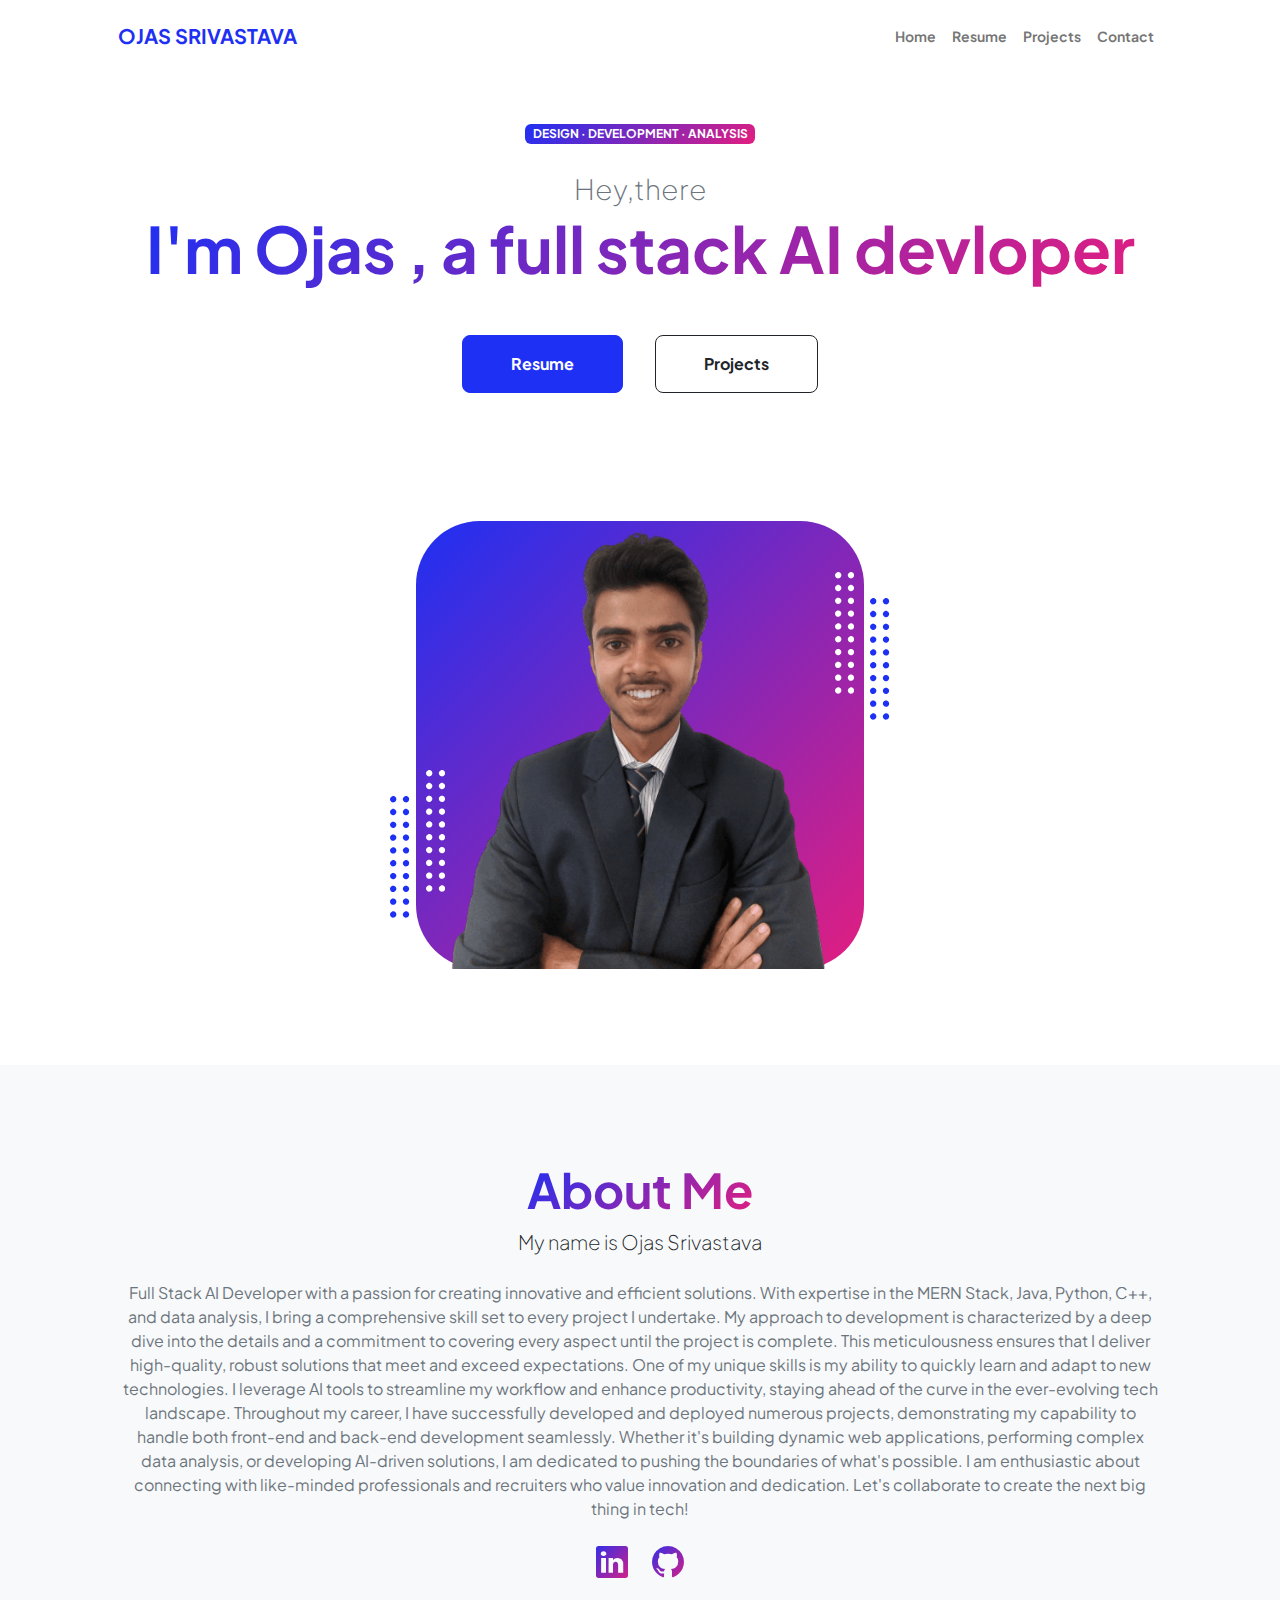
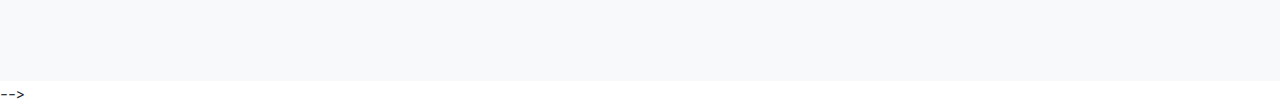
<file: index.html>
<!DOCTYPE html>
<html lang="en">
    <head>
        <meta charset="utf-8" />
        <meta name="viewport" content="width=device-width, initial-scale=1, shrink-to-fit=no" />
        <meta name="description" content="" />
        <meta name="author" content="" />
        <title>Ojas Srivastava</title>
        <!-- Favicon-->
        <link rel="icon" type="image/x-icon" href="./assets/Screenshot 2024-05-06 235901.png" />
        <!-- Custom Google font-->
        <link rel="preconnect" href="https://fonts.googleapis.com" />
        <link rel="preconnect" href="https://fonts.gstatic.com" crossorigin />
        <link href="https://fonts.googleapis.com/css2?family=Plus+Jakarta+Sans:wght@100;200;300;400;500;600;700;800;900&amp;display=swap" rel="stylesheet" />
        <!-- Bootstrap icons-->
        <link href="https://cdn.jsdelivr.net/npm/bootstrap-icons@1.8.1/font/bootstrap-icons.css" rel="stylesheet" />
        <!-- Core theme CSS (includes Bootstrap)-->
        <link href="css/styles.css" rel="stylesheet" />
    </head>
    <body class="d-flex flex-column h-100">
        <main class="flex-shrink-0">
            <!-- Navigation-->
            <nav class="navbar navbar-expand-lg navbar-light bg-white py-3">
                <div class="container px-5">
                    <a class="navbar-brand" href="index.html"><span class="fw-bolder text-primary">OJAS SRIVASTAVA</span></a>
                    <button class="navbar-toggler" type="button" data-bs-toggle="collapse" data-bs-target="#navbarSupportedContent" aria-controls="navbarSupportedContent" aria-expanded="false" aria-label="Toggle navigation"><span class="navbar-toggler-icon"></span></button>
                    <div class="collapse navbar-collapse" id="navbarSupportedContent">
                        <ul class="navbar-nav ms-auto mb-2 mb-lg-0 small fw-bolder">
                            <li class="nav-item"><a class="nav-link" href="index.html">Home</a></li>
                            <li class="nav-item"><a class="nav-link" href="resume.html">Resume</a></li>
                            <li class="nav-item"><a class="nav-link" href="projects.html">Projects</a></li>
                            <li class="nav-item"><a class="nav-link" href="contact.html">Contact</a></li>
                        </ul>
                    </div>
                </div>
            </nav>
            <!-- Header-->
            <header class="py-5">
                <div class="container px-5 pb-5">
                    <div class="row gx-5 align-items-center">
                        <div class="col-xxl-5">
                            <!-- Header text content-->
                            <div class="text-center text-xxl-start">
                                <div class="badge bg-gradient-primary-to-secondary text-white mb-4"><div class="text-uppercase">Design &middot; Development &middot; Analysis</div></div>
                                <div class="fs-3 fw-light text-muted">Hey,there</div>
                                <h1 class="display-3 fw-bolder mb-5"><span class="text-gradient d-inline">I'm Ojas , a full stack AI devloper</span></h1>
                                <div class="d-grid gap-3 d-sm-flex justify-content-sm-center justify-content-xxl-start mb-3">
                                    <a class="btn btn-primary btn-lg px-5 py-3 me-sm-3 fs-6 fw-bolder" href="resume.html">Resume</a>
                                    <a class="btn btn-outline-dark btn-lg px-5 py-3 fs-6 fw-bolder" href="projects.html">Projects</a>
                                </div>
                            </div>
                        </div>
                        <div class="col-xxl-7">
                            <!-- Header profile picture-->
                            <div class="d-flex justify-content-center mt-5 mt-xxl-0">
                                <div class="profile bg-gradient-primary-to-secondary">
                                    <!-- TIP: For best results, use a photo with a transparent background like the demo example below-->
                                    <!-- Watch a tutorial on how to do this on YouTube (link)-->
                                    <img class="profile-img" src="./assets/[removal.ai]_d16ad69e-1730-4261-8ad7-848073e67e04-ojas.png" alt="..." />
                                    <div class="dots-1">
                                        <!-- SVG Dots-->
                                        <svg version="1.1" xmlns="http://www.w3.org/2000/svg" xmlns:xlink="http://www.w3.org/1999/xlink" x="0px" y="0px" viewBox="0 0 191.6 1215.4" style="enable-background: new 0 0 191.6 1215.4" xml:space="preserve">
                                            <g transform="translate(0.000000,1280.000000) scale(0.100000,-0.100000)">
                                                <path d="M227.7,12788.6c-105-35-200-141-222-248c-43-206,163-412,369-369c155,32,275,190,260,339c-11,105-90,213-190,262        C383.7,12801.6,289.7,12808.6,227.7,12788.6z"></path>
                                                <path d="M1507.7,12788.6c-151-50-253-216-222-362c25-119,136-230,254-255c194-41,395,142,375,339c-11,105-90,213-190,262        C1663.7,12801.6,1569.7,12808.6,1507.7,12788.6z"></path>
                                                <path d="M227.7,11508.6c-105-35-200-141-222-248c-43-206,163-412,369-369c155,32,275,190,260,339c-11,105-90,213-190,262        C383.7,11521.6,289.7,11528.6,227.7,11508.6z"></path>
                                                <path d="M1507.7,11508.6c-151-50-253-216-222-362c25-119,136-230,254-255c194-41,395,142,375,339c-11,105-90,213-190,262        C1663.7,11521.6,1569.7,11528.6,1507.7,11508.6z"></path>
                                                <path d="M227.7,10228.6c-105-35-200-141-222-248c-43-206,163-412,369-369c155,32,275,190,260,339c-11,105-90,213-190,262        C383.7,10241.6,289.7,10248.6,227.7,10228.6z"></path>
                                                <path d="M1507.7,10228.6c-105-35-200-141-222-248c-43-206,163-412,369-369c155,32,275,190,260,339c-11,105-90,213-190,262        C1663.7,10241.6,1569.7,10248.6,1507.7,10228.6z"></path>
                                                <path d="M227.7,8948.6c-105-35-200-141-222-248c-43-206,163-412,369-369c155,32,275,190,260,339c-11,105-90,213-190,262        C383.7,8961.6,289.7,8968.6,227.7,8948.6z"></path>
                                                <path d="M1507.7,8948.6c-105-35-200-141-222-248c-43-206,163-412,369-369c155,32,275,190,260,339c-11,105-90,213-190,262        C1663.7,8961.6,1569.7,8968.6,1507.7,8948.6z"></path>
                                                <path d="M227.7,7668.6c-105-35-200-141-222-248c-43-206,163-412,369-369c155,32,275,190,260,339c-11,105-90,213-190,262        C383.7,7681.6,289.7,7688.6,227.7,7668.6z"></path>
                                                <path d="M1507.7,7668.6c-105-35-200-141-222-248c-43-206,163-412,369-369c155,32,275,190,260,339c-11,105-90,213-190,262        C1663.7,7681.6,1569.7,7688.6,1507.7,7668.6z"></path>
                                                <path d="M227.7,6388.6c-105-35-200-141-222-248c-43-206,163-412,369-369c155,32,275,190,260,339c-11,105-90,213-190,262        C383.7,6401.6,289.7,6408.6,227.7,6388.6z"></path>
                                                <path d="M1507.7,6388.6c-105-35-200-141-222-248c-43-206,163-412,369-369c155,32,275,190,260,339c-11,105-90,213-190,262        C1663.7,6401.6,1569.7,6408.6,1507.7,6388.6z"></path>
                                                <path d="M227.7,5108.6c-105-35-200-141-222-248c-43-206,163-412,369-369c155,32,275,190,260,339c-11,105-90,213-190,262        C383.7,5121.6,289.7,5128.6,227.7,5108.6z"></path>
                                                <path d="M1507.7,5108.6c-105-35-200-141-222-248c-43-206,163-412,369-369c155,32,275,190,260,339c-11,105-90,213-190,262        C1663.7,5121.6,1569.7,5128.6,1507.7,5108.6z"></path>
                                                <path d="M227.7,3828.6c-105-35-200-141-222-248c-43-206,163-412,369-369c155,32,275,190,260,339c-11,105-90,213-190,262        C383.7,3841.6,289.7,3848.6,227.7,3828.6z"></path>
                                                <path d="M1507.7,3828.6c-105-35-200-141-222-248c-43-206,163-412,369-369c155,32,275,190,260,339c-11,105-90,213-190,262        C1663.7,3841.6,1569.7,3848.6,1507.7,3828.6z"></path>
                                                <path d="M227.7,2548.6c-105-35-200-141-222-248c-43-206,163-412,369-369c155,32,275,190,260,339c-11,105-90,213-190,262        C383.7,2561.6,289.7,2568.6,227.7,2548.6z"></path>
                                                <path d="M1507.7,2548.6c-105-35-200-141-222-248c-43-206,163-412,369-369c155,32,275,190,260,339c-11,105-90,213-190,262        C1663.7,2561.6,1569.7,2568.6,1507.7,2548.6z"></path>
                                                <path d="M227.7,1268.6c-105-35-200-141-222-248c-43-206,163-412,369-369c155,32,275,190,260,339c-11,105-90,213-190,262        C383.7,1281.6,289.7,1288.6,227.7,1268.6z"></path>
                                                <path d="M1507.7,1268.6c-105-35-200-141-222-248c-43-206,163-412,369-369c155,32,275,190,260,339c-11,105-90,213-190,262        C1663.7,1281.6,1569.7,1288.6,1507.7,1268.6z"></path>
                                            </g>
                                        </svg>
                                        <!-- END of SVG dots-->
                                    </div>
                                    <div class="dots-2">
                                        <!-- SVG Dots-->
                                        <svg version="1.1" xmlns="http://www.w3.org/2000/svg" xmlns:xlink="http://www.w3.org/1999/xlink" x="0px" y="0px" viewBox="0 0 191.6 1215.4" style="enable-background: new 0 0 191.6 1215.4" xml:space="preserve">
                                            <g transform="translate(0.000000,1280.000000) scale(0.100000,-0.100000)">
                                                <path d="M227.7,12788.6c-105-35-200-141-222-248c-43-206,163-412,369-369c155,32,275,190,260,339c-11,105-90,213-190,262        C383.7,12801.6,289.7,12808.6,227.7,12788.6z"></path>
                                                <path d="M1507.7,12788.6c-151-50-253-216-222-362c25-119,136-230,254-255c194-41,395,142,375,339c-11,105-90,213-190,262        C1663.7,12801.6,1569.7,12808.6,1507.7,12788.6z"></path>
                                                <path d="M227.7,11508.6c-105-35-200-141-222-248c-43-206,163-412,369-369c155,32,275,190,260,339c-11,105-90,213-190,262        C383.7,11521.6,289.7,11528.6,227.7,11508.6z"></path>
                                                <path d="M1507.7,11508.6c-151-50-253-216-222-362c25-119,136-230,254-255c194-41,395,142,375,339c-11,105-90,213-190,262        C1663.7,11521.6,1569.7,11528.6,1507.7,11508.6z"></path>
                                                <path d="M227.7,10228.6c-105-35-200-141-222-248c-43-206,163-412,369-369c155,32,275,190,260,339c-11,105-90,213-190,262        C383.7,10241.6,289.7,10248.6,227.7,10228.6z"></path>
                                                <path d="M1507.7,10228.6c-105-35-200-141-222-248c-43-206,163-412,369-369c155,32,275,190,260,339c-11,105-90,213-190,262        C1663.7,10241.6,1569.7,10248.6,1507.7,10228.6z"></path>
                                                <path d="M227.7,8948.6c-105-35-200-141-222-248c-43-206,163-412,369-369c155,32,275,190,260,339c-11,105-90,213-190,262        C383.7,8961.6,289.7,8968.6,227.7,8948.6z"></path>
                                                <path d="M1507.7,8948.6c-105-35-200-141-222-248c-43-206,163-412,369-369c155,32,275,190,260,339c-11,105-90,213-190,262        C1663.7,8961.6,1569.7,8968.6,1507.7,8948.6z"></path>
                                                <path d="M227.7,7668.6c-105-35-200-141-222-248c-43-206,163-412,369-369c155,32,275,190,260,339c-11,105-90,213-190,262        C383.7,7681.6,289.7,7688.6,227.7,7668.6z"></path>
                                                <path d="M1507.7,7668.6c-105-35-200-141-222-248c-43-206,163-412,369-369c155,32,275,190,260,339c-11,105-90,213-190,262        C1663.7,7681.6,1569.7,7688.6,1507.7,7668.6z"></path>
                                                <path d="M227.7,6388.6c-105-35-200-141-222-248c-43-206,163-412,369-369c155,32,275,190,260,339c-11,105-90,213-190,262        C383.7,6401.6,289.7,6408.6,227.7,6388.6z"></path>
                                                <path d="M1507.7,6388.6c-105-35-200-141-222-248c-43-206,163-412,369-369c155,32,275,190,260,339c-11,105-90,213-190,262        C1663.7,6401.6,1569.7,6408.6,1507.7,6388.6z"></path>
                                                <path d="M227.7,5108.6c-105-35-200-141-222-248c-43-206,163-412,369-369c155,32,275,190,260,339c-11,105-90,213-190,262        C383.7,5121.6,289.7,5128.6,227.7,5108.6z"></path>
                                                <path d="M1507.7,5108.6c-105-35-200-141-222-248c-43-206,163-412,369-369c155,32,275,190,260,339c-11,105-90,213-190,262        C1663.7,5121.6,1569.7,5128.6,1507.7,5108.6z"></path>
                                                <path d="M227.7,3828.6c-105-35-200-141-222-248c-43-206,163-412,369-369c155,32,275,190,260,339c-11,105-90,213-190,262        C383.7,3841.6,289.7,3848.6,227.7,3828.6z"></path>
                                                <path d="M1507.7,3828.6c-105-35-200-141-222-248c-43-206,163-412,369-369c155,32,275,190,260,339c-11,105-90,213-190,262        C1663.7,3841.6,1569.7,3848.6,1507.7,3828.6z"></path>
                                                <path d="M227.7,2548.6c-105-35-200-141-222-248c-43-206,163-412,369-369c155,32,275,190,260,339c-11,105-90,213-190,262        C383.7,2561.6,289.7,2568.6,227.7,2548.6z"></path>
                                                <path d="M1507.7,2548.6c-105-35-200-141-222-248c-43-206,163-412,369-369c155,32,275,190,260,339c-11,105-90,213-190,262        C1663.7,2561.6,1569.7,2568.6,1507.7,2548.6z"></path>
                                                <path d="M227.7,1268.6c-105-35-200-141-222-248c-43-206,163-412,369-369c155,32,275,190,260,339c-11,105-90,213-190,262        C383.7,1281.6,289.7,1288.6,227.7,1268.6z"></path>
                                                <path d="M1507.7,1268.6c-105-35-200-141-222-248c-43-206,163-412,369-369c155,32,275,190,260,339c-11,105-90,213-190,262        C1663.7,1281.6,1569.7,1288.6,1507.7,1268.6z"></path>
                                            </g>
                                        </svg>
                                        <!-- END of SVG dots-->
                                    </div>
                                    <div class="dots-3">
                                        <!-- SVG Dots-->
                                        <svg version="1.1" xmlns="http://www.w3.org/2000/svg" xmlns:xlink="http://www.w3.org/1999/xlink" x="0px" y="0px" viewBox="0 0 191.6 1215.4" style="enable-background: new 0 0 191.6 1215.4" xml:space="preserve">
                                            <g transform="translate(0.000000,1280.000000) scale(0.100000,-0.100000)">
                                                <path d="M227.7,12788.6c-105-35-200-141-222-248c-43-206,163-412,369-369c155,32,275,190,260,339c-11,105-90,213-190,262        C383.7,12801.6,289.7,12808.6,227.7,12788.6z"></path>
                                                <path d="M1507.7,12788.6c-151-50-253-216-222-362c25-119,136-230,254-255c194-41,395,142,375,339c-11,105-90,213-190,262        C1663.7,12801.6,1569.7,12808.6,1507.7,12788.6z"></path>
                                                <path d="M227.7,11508.6c-105-35-200-141-222-248c-43-206,163-412,369-369c155,32,275,190,260,339c-11,105-90,213-190,262        C383.7,11521.6,289.7,11528.6,227.7,11508.6z"></path>
                                                <path d="M1507.7,11508.6c-151-50-253-216-222-362c25-119,136-230,254-255c194-41,395,142,375,339c-11,105-90,213-190,262        C1663.7,11521.6,1569.7,11528.6,1507.7,11508.6z"></path>
                                                <path d="M227.7,10228.6c-105-35-200-141-222-248c-43-206,163-412,369-369c155,32,275,190,260,339c-11,105-90,213-190,262        C383.7,10241.6,289.7,10248.6,227.7,10228.6z"></path>
                                                <path d="M1507.7,10228.6c-105-35-200-141-222-248c-43-206,163-412,369-369c155,32,275,190,260,339c-11,105-90,213-190,262        C1663.7,10241.6,1569.7,10248.6,1507.7,10228.6z"></path>
                                                <path d="M227.7,8948.6c-105-35-200-141-222-248c-43-206,163-412,369-369c155,32,275,190,260,339c-11,105-90,213-190,262        C383.7,8961.6,289.7,8968.6,227.7,8948.6z"></path>
                                                <path d="M1507.7,8948.6c-105-35-200-141-222-248c-43-206,163-412,369-369c155,32,275,190,260,339c-11,105-90,213-190,262        C1663.7,8961.6,1569.7,8968.6,1507.7,8948.6z"></path>
                                                <path d="M227.7,7668.6c-105-35-200-141-222-248c-43-206,163-412,369-369c155,32,275,190,260,339c-11,105-90,213-190,262        C383.7,7681.6,289.7,7688.6,227.7,7668.6z"></path>
                                                <path d="M1507.7,7668.6c-105-35-200-141-222-248c-43-206,163-412,369-369c155,32,275,190,260,339c-11,105-90,213-190,262        C1663.7,7681.6,1569.7,7688.6,1507.7,7668.6z"></path>
                                                <path d="M227.7,6388.6c-105-35-200-141-222-248c-43-206,163-412,369-369c155,32,275,190,260,339c-11,105-90,213-190,262        C383.7,6401.6,289.7,6408.6,227.7,6388.6z"></path>
                                                <path d="M1507.7,6388.6c-105-35-200-141-222-248c-43-206,163-412,369-369c155,32,275,190,260,339c-11,105-90,213-190,262        C1663.7,6401.6,1569.7,6408.6,1507.7,6388.6z"></path>
                                                <path d="M227.7,5108.6c-105-35-200-141-222-248c-43-206,163-412,369-369c155,32,275,190,260,339c-11,105-90,213-190,262        C383.7,5121.6,289.7,5128.6,227.7,5108.6z"></path>
                                                <path d="M1507.7,5108.6c-105-35-200-141-222-248c-43-206,163-412,369-369c155,32,275,190,260,339c-11,105-90,213-190,262        C1663.7,5121.6,1569.7,5128.6,1507.7,5108.6z"></path>
                                                <path d="M227.7,3828.6c-105-35-200-141-222-248c-43-206,163-412,369-369c155,32,275,190,260,339c-11,105-90,213-190,262        C383.7,3841.6,289.7,3848.6,227.7,3828.6z"></path>
                                                <path d="M1507.7,3828.6c-105-35-200-141-222-248c-43-206,163-412,369-369c155,32,275,190,260,339c-11,105-90,213-190,262        C1663.7,3841.6,1569.7,3848.6,1507.7,3828.6z"></path>
                                                <path d="M227.7,2548.6c-105-35-200-141-222-248c-43-206,163-412,369-369c155,32,275,190,260,339c-11,105-90,213-190,262        C383.7,2561.6,289.7,2568.6,227.7,2548.6z"></path>
                                                <path d="M1507.7,2548.6c-105-35-200-141-222-248c-43-206,163-412,369-369c155,32,275,190,260,339c-11,105-90,213-190,262        C1663.7,2561.6,1569.7,2568.6,1507.7,2548.6z"></path>
                                                <path d="M227.7,1268.6c-105-35-200-141-222-248c-43-206,163-412,369-369c155,32,275,190,260,339c-11,105-90,213-190,262        C383.7,1281.6,289.7,1288.6,227.7,1268.6z"></path>
                                                <path d="M1507.7,1268.6c-105-35-200-141-222-248c-43-206,163-412,369-369c155,32,275,190,260,339c-11,105-90,213-190,262        C1663.7,1281.6,1569.7,1288.6,1507.7,1268.6z"></path>
                                            </g>
                                        </svg>
                                        <!-- END of SVG dots-->
                                    </div>
                                    <div class="dots-4">
                                        <!-- SVG Dots-->
                                        <svg version="1.1" xmlns="http://www.w3.org/2000/svg" xmlns:xlink="http://www.w3.org/1999/xlink" x="0px" y="0px" viewBox="0 0 191.6 1215.4" style="enable-background: new 0 0 191.6 1215.4" xml:space="preserve">
                                            <g transform="translate(0.000000,1280.000000) scale(0.100000,-0.100000)">
                                                <path d="M227.7,12788.6c-105-35-200-141-222-248c-43-206,163-412,369-369c155,32,275,190,260,339c-11,105-90,213-190,262        C383.7,12801.6,289.7,12808.6,227.7,12788.6z"></path>
                                                <path d="M1507.7,12788.6c-151-50-253-216-222-362c25-119,136-230,254-255c194-41,395,142,375,339c-11,105-90,213-190,262        C1663.7,12801.6,1569.7,12808.6,1507.7,12788.6z"></path>
                                                <path d="M227.7,11508.6c-105-35-200-141-222-248c-43-206,163-412,369-369c155,32,275,190,260,339c-11,105-90,213-190,262        C383.7,11521.6,289.7,11528.6,227.7,11508.6z"></path>
                                                <path d="M1507.7,11508.6c-151-50-253-216-222-362c25-119,136-230,254-255c194-41,395,142,375,339c-11,105-90,213-190,262        C1663.7,11521.6,1569.7,11528.6,1507.7,11508.6z"></path>
                                                <path d="M227.7,10228.6c-105-35-200-141-222-248c-43-206,163-412,369-369c155,32,275,190,260,339c-11,105-90,213-190,262        C383.7,10241.6,289.7,10248.6,227.7,10228.6z"></path>
                                                <path d="M1507.7,10228.6c-105-35-200-141-222-248c-43-206,163-412,369-369c155,32,275,190,260,339c-11,105-90,213-190,262        C1663.7,10241.6,1569.7,10248.6,1507.7,10228.6z"></path>
                                                <path d="M227.7,8948.6c-105-35-200-141-222-248c-43-206,163-412,369-369c155,32,275,190,260,339c-11,105-90,213-190,262        C383.7,8961.6,289.7,8968.6,227.7,8948.6z"></path>
                                                <path d="M1507.7,8948.6c-105-35-200-141-222-248c-43-206,163-412,369-369c155,32,275,190,260,339c-11,105-90,213-190,262        C1663.7,8961.6,1569.7,8968.6,1507.7,8948.6z"></path>
                                                <path d="M227.7,7668.6c-105-35-200-141-222-248c-43-206,163-412,369-369c155,32,275,190,260,339c-11,105-90,213-190,262        C383.7,7681.6,289.7,7688.6,227.7,7668.6z"></path>
                                                <path d="M1507.7,7668.6c-105-35-200-141-222-248c-43-206,163-412,369-369c155,32,275,190,260,339c-11,105-90,213-190,262        C1663.7,7681.6,1569.7,7688.6,1507.7,7668.6z"></path>
                                                <path d="M227.7,6388.6c-105-35-200-141-222-248c-43-206,163-412,369-369c155,32,275,190,260,339c-11,105-90,213-190,262        C383.7,6401.6,289.7,6408.6,227.7,6388.6z"></path>
                                                <path d="M1507.7,6388.6c-105-35-200-141-222-248c-43-206,163-412,369-369c155,32,275,190,260,339c-11,105-90,213-190,262        C1663.7,6401.6,1569.7,6408.6,1507.7,6388.6z"></path>
                                                <path d="M227.7,5108.6c-105-35-200-141-222-248c-43-206,163-412,369-369c155,32,275,190,260,339c-11,105-90,213-190,262        C383.7,5121.6,289.7,5128.6,227.7,5108.6z"></path>
                                                <path d="M1507.7,5108.6c-105-35-200-141-222-248c-43-206,163-412,369-369c155,32,275,190,260,339c-11,105-90,213-190,262        C1663.7,5121.6,1569.7,5128.6,1507.7,5108.6z"></path>
                                                <path d="M227.7,3828.6c-105-35-200-141-222-248c-43-206,163-412,369-369c155,32,275,190,260,339c-11,105-90,213-190,262        C383.7,3841.6,289.7,3848.6,227.7,3828.6z"></path>
                                                <path d="M1507.7,3828.6c-105-35-200-141-222-248c-43-206,163-412,369-369c155,32,275,190,260,339c-11,105-90,213-190,262        C1663.7,3841.6,1569.7,3848.6,1507.7,3828.6z"></path>
                                                <path d="M227.7,2548.6c-105-35-200-141-222-248c-43-206,163-412,369-369c155,32,275,190,260,339c-11,105-90,213-190,262        C383.7,2561.6,289.7,2568.6,227.7,2548.6z"></path>
                                                <path d="M1507.7,2548.6c-105-35-200-141-222-248c-43-206,163-412,369-369c155,32,275,190,260,339c-11,105-90,213-190,262        C1663.7,2561.6,1569.7,2568.6,1507.7,2548.6z"></path>
                                                <path d="M227.7,1268.6c-105-35-200-141-222-248c-43-206,163-412,369-369c155,32,275,190,260,339c-11,105-90,213-190,262        C383.7,1281.6,289.7,1288.6,227.7,1268.6z"></path>
                                                <path d="M1507.7,1268.6c-105-35-200-141-222-248c-43-206,163-412,369-369c155,32,275,190,260,339c-11,105-90,213-190,262        C1663.7,1281.6,1569.7,1288.6,1507.7,1268.6z"></path>
                                            </g>
                                        </svg>
                                        <!-- END of SVG dots-->
                                    </div>
                                </div>
                            </div>
                        </div>
                    </div>
                </div>
            </header>
            <!-- About Section-->
            <section class="bg-light py-5">
                <div class="container px-5">
                    <div class="row gx-5 justify-content-center">
                        <div class="col-xxl-8">
                            <div class="text-center my-5">
                                <h2 class="display-5 fw-bolder"><span class="text-gradient d-inline">About Me</span></h2>
                                <p class="lead fw-light mb-4">My name is Ojas Srivastava </p>
                                <p class="text-muted"> Full Stack AI Developer with a passion for creating innovative and efficient solutions. With expertise in the MERN Stack, Java, Python, C++, and data analysis, I bring a comprehensive skill set to every project I undertake.

                                    My approach to development is characterized by a deep dive into the details and a commitment to covering every aspect until the project is complete. This meticulousness ensures that I deliver high-quality, robust solutions that meet and exceed expectations.
                                    
                                    One of my unique skills is my ability to quickly learn and adapt to new technologies. I leverage AI tools to streamline my workflow and enhance productivity, staying ahead of the curve in the ever-evolving tech landscape.
                                    
                                    Throughout my career, I have successfully developed and deployed numerous projects, demonstrating my capability to handle both front-end and back-end development seamlessly. Whether it's building dynamic web applications, performing complex data analysis, or developing AI-driven solutions, I am dedicated to pushing the boundaries of what's possible.
                                    
                                    I am enthusiastic about connecting with like-minded professionals and recruiters who value innovation and dedication. Let's collaborate to create the next big thing in tech!</p>
                                <div class="d-flex justify-content-center fs-2 gap-4">
                             
                                    <a class="text-gradient" href="https://www.linkedin.com/in/ojas-srivastava-/"><i class="bi bi-linkedin"></i></a>
                                    <a class="text-gradient" href="https://github.com/Roger10100"><i class="bi bi-github"></i></a>
                                </div>
                            </div>
                        </div>
                    </div>
                </div>
            </section>
        </main>
        <!-- Footer-->
        <!-- <footer class="bg-white py-4 mt-auto">
            <div class="container px-5">
                <div class="row align-items-center justify-content-between flex-column flex-sm-row">
                    <!-- <div class="col-auto"><div class="small m-0">Copyright &copy; Your Website 2023</div></div> -->
                    <!-- <div class="col-auto">
                        <a class="small" href="#!">Privacy</a>
                        <span class="mx-1">&middot;</span>
                        <a class="small" href="#!">Terms</a>
                        <span class="mx-1">&middot;</span>
                        <a class="small" href="#!">Contact</a>
                    </div> -->
                </div>
            </div>
        </footer> -->
        <!-- Bootstrap core JS-->
        <script src="https://cdn.jsdelivr.net/npm/bootstrap@5.2.3/dist/js/bootstrap.bundle.min.js"></script>
        <!-- Core theme JS-->
        <script src="js/scripts.js"></script>
    </body>
</html>
</file>
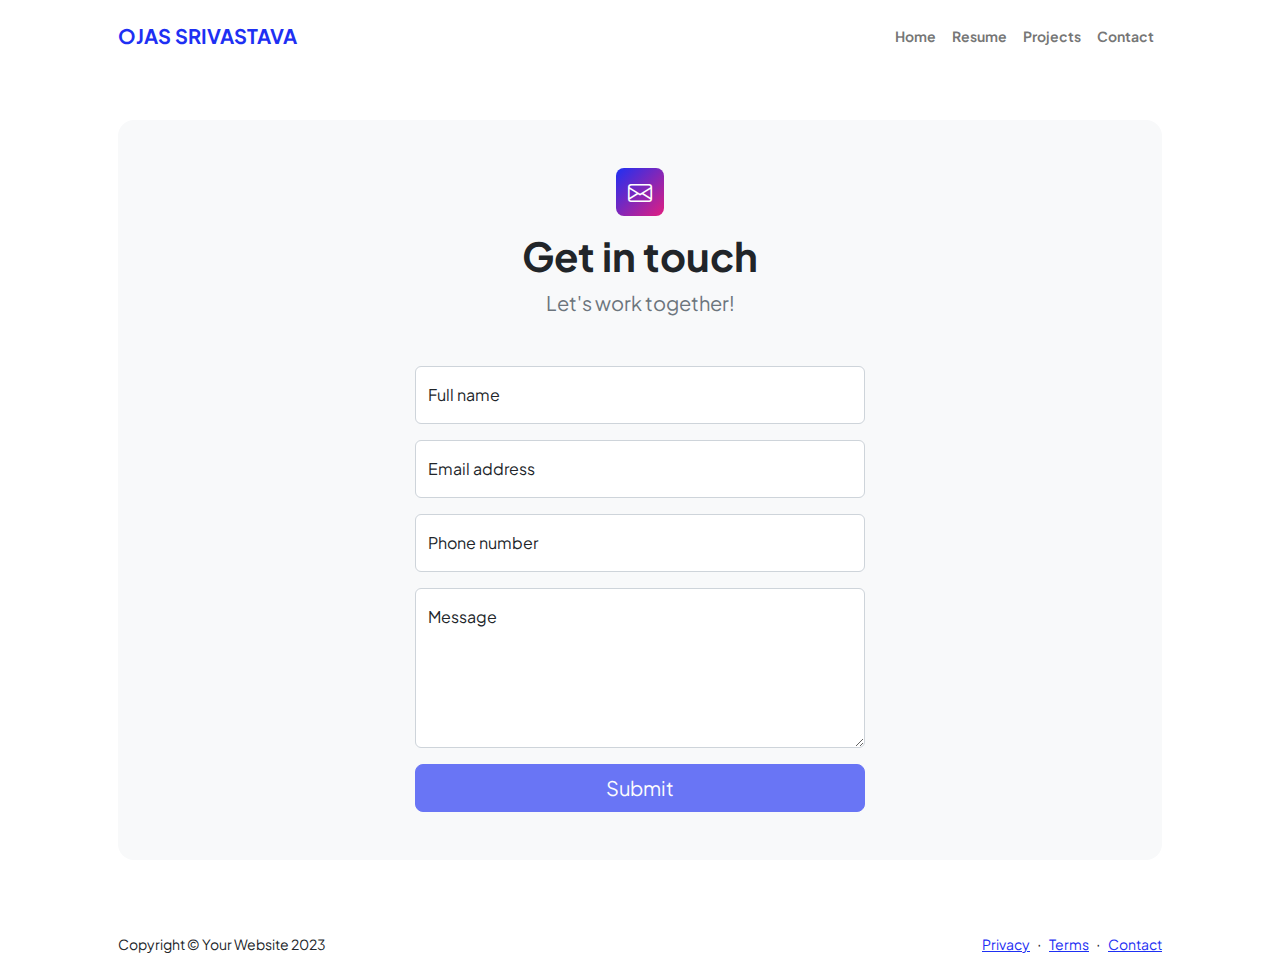
<file: contact.html>
<!DOCTYPE html>
<html lang="en">
    <head>
        <meta charset="utf-8" />
        <meta name="viewport" content="width=device-width, initial-scale=1, shrink-to-fit=no" />
        <meta name="description" content />
        <meta name="author" content />
        <title>Ojas Srivastava</title>
        <!-- Favicon-->
        <link rel="icon" type="image/x-icon" href="./assets/Screenshot 2024-05-06 235901.png" />
        <!-- Custom Google font-->
        <link rel="preconnect" href="https://fonts.googleapis.com" />
        <link rel="preconnect" href="https://fonts.gstatic.com" crossorigin />
        <link href="https://fonts.googleapis.com/css2?family=Plus+Jakarta+Sans:wght@100;200;300;400;500;600;700;800;900&amp;display=swap" rel="stylesheet" />
        <!-- Bootstrap icons-->
        <link href="https://cdn.jsdelivr.net/npm/bootstrap-icons@1.8.1/font/bootstrap-icons.css" rel="stylesheet" />
        <!-- Core theme CSS (includes Bootstrap)-->
        <link href="css/styles.css" rel="stylesheet" />
    </head>
    <body class="d-flex flex-column">
        <main class="flex-shrink-0">
            <!-- Navigation-->
            <nav class="navbar navbar-expand-lg navbar-light bg-white py-3">
                <div class="container px-5">
                    <a class="navbar-brand" href="index.html"><span class="fw-bolder text-primary">OJAS SRIVASTAVA</span></a>
                    <button class="navbar-toggler" type="button" data-bs-toggle="collapse" data-bs-target="#navbarSupportedContent" aria-controls="navbarSupportedContent" aria-expanded="false" aria-label="Toggle navigation"><span class="navbar-toggler-icon"></span></button>
                    <div class="collapse navbar-collapse" id="navbarSupportedContent">
                        <ul class="navbar-nav ms-auto mb-2 mb-lg-0 small fw-bolder">
                            <li class="nav-item"><a class="nav-link" href="index.html">Home</a></li>
                            <li class="nav-item"><a class="nav-link" href="resume.html">Resume</a></li>
                            <li class="nav-item"><a class="nav-link" href="projects.html">Projects</a></li>
                            <li class="nav-item"><a class="nav-link" href="contact.html">Contact</a></li>
                        </ul>
                    </div>
                </div>
            </nav>
            <!-- Page content-->
            <section class="py-5">
                <div class="container px-5">
                    <!-- Contact form-->
                    <div class="bg-light rounded-4 py-5 px-4 px-md-5">
                        <div class="text-center mb-5">
                            <div class="feature bg-primary bg-gradient-primary-to-secondary text-white rounded-3 mb-3"><i class="bi bi-envelope"></i></div>
                            <h1 class="fw-bolder">Get in touch</h1>
                            <p class="lead fw-normal text-muted mb-0">Let's work together!</p>
                        </div>
                        <div class="row gx-5 justify-content-center">
                            <div class="col-lg-8 col-xl-6">
                                <!-- * * * * * * * * * * * * * * *-->
                                <!-- * * SB Forms Contact Form * *-->
                                <!-- * * * * * * * * * * * * * * *-->
                                <!-- This form is pre-integrated with SB Forms.-->
                                <!-- To make this form functional, sign up at-->
                                <!-- https://startbootstrap.com/solution/contact-forms-->
                                <!-- to get an API token!-->
                                <form id="contactForm" data-sb-form-api-token="f642c27d-1099-4b60-bc26-b1e517dc4356">
                                    <!-- Name input-->
                                    <div class="form-floating mb-3">
                                        <input class="form-control" id="name" type="text" placeholder="Enter your name..." data-sb-validations="required" />
                                        <label for="name">Full name</label>
                                        <div class="invalid-feedback" data-sb-feedback="name:required">A name is required.</div>
                                    </div>
                                    <!-- Email address input-->
                                    <div class="form-floating mb-3">
                                        <input class="form-control" id="email" type="email" placeholder="name@example.com" data-sb-validations="required,email" />
                                        <label for="email">Email address</label>
                                        <div class="invalid-feedback" data-sb-feedback="email:required">An email is required.</div>
                                        <div class="invalid-feedback" data-sb-feedback="email:email">Email is not valid.</div>
                                    </div>
                                    <!-- Phone number input-->
                                    <div class="form-floating mb-3">
                                        <input class="form-control" id="phone" type="tel" placeholder="(123) 456-7890" data-sb-validations="required" />
                                        <label for="phone">Phone number</label>
                                        <div class="invalid-feedback" data-sb-feedback="phone:required">A phone number is required.</div>
                                    </div>
                                    <!-- Message input-->
                                    <div class="form-floating mb-3">
                                        <textarea class="form-control" id="message" type="text" placeholder="Enter your message here..." style="height: 10rem" data-sb-validations="required"></textarea>
                                        <label for="message">Message</label>
                                        <div class="invalid-feedback" data-sb-feedback="message:required">A message is required.</div>
                                    </div>
                                    <!-- Submit success message-->
                                    <!---->
                                    <!-- This is what your users will see when the form-->
                                    <!-- has successfully submitted-->
                                    <div class="d-none" id="submitSuccessMessage">
                                        <div class="text-center mb-3">
                                            <div class="fw-bolder">Form submission successful!</div>
                                            To activate this form, sign up at
                                            <br />
                                            <a href="https://startbootstrap.com/solution/contact-forms">https://startbootstrap.com/solution/contact-forms</a>
                                        </div>
                                    </div>
                                    <!-- Submit error message-->
                                    <!---->
                                    <!-- This is what your users will see when there is-->
                                    <!-- an error submitting the form-->
                                    <div class="d-none" id="submitErrorMessage"><div class="text-center text-danger mb-3">Error sending message!</div></div>
                                    <!-- Submit Button-->
                                    <div class="d-grid"><button class="btn btn-primary btn-lg disabled" id="submitButton" type="submit">Submit</button></div>
                                </form>
                            </div>
                        </div>
                    </div>
                </div>
            </section>
        </main>
        <!-- Footer-->
        <footer class="bg-white py-4 mt-auto">
            <div class="container px-5">
                <div class="row align-items-center justify-content-between flex-column flex-sm-row">
                    <div class="col-auto"><div class="small m-0">Copyright &copy; Your Website 2023</div></div>
                    <div class="col-auto">
                        <a class="small" href="#!">Privacy</a>
                        <span class="mx-1">&middot;</span>
                        <a class="small" href="#!">Terms</a>
                        <span class="mx-1">&middot;</span>
                        <a class="small" href="#!">Contact</a>
                    </div>
                </div>
            </div>
        </footer>
        <!-- Bootstrap core JS-->
        <script src="https://cdn.jsdelivr.net/npm/bootstrap@5.2.3/dist/js/bootstrap.bundle.min.js"></script>
        <!-- Core theme JS-->
        <script src="js/scripts.js"></script>
        <!-- * * * * * * * * * * * * * * * * * * * * * * * * * * * * * * * * * * * * * * * *-->
        <!-- * *                               SB Forms JS                               * *-->
        <!-- * * Activate your form at https://startbootstrap.com/solution/contact-forms * *-->
        <!-- * * * * * * * * * * * * * * * * * * * * * * * * * * * * * * * * * * * * * * * *-->
        <script src="https://cdn.startbootstrap.com/sb-forms-latest.js"></script>
    </body>
</html>
</file>
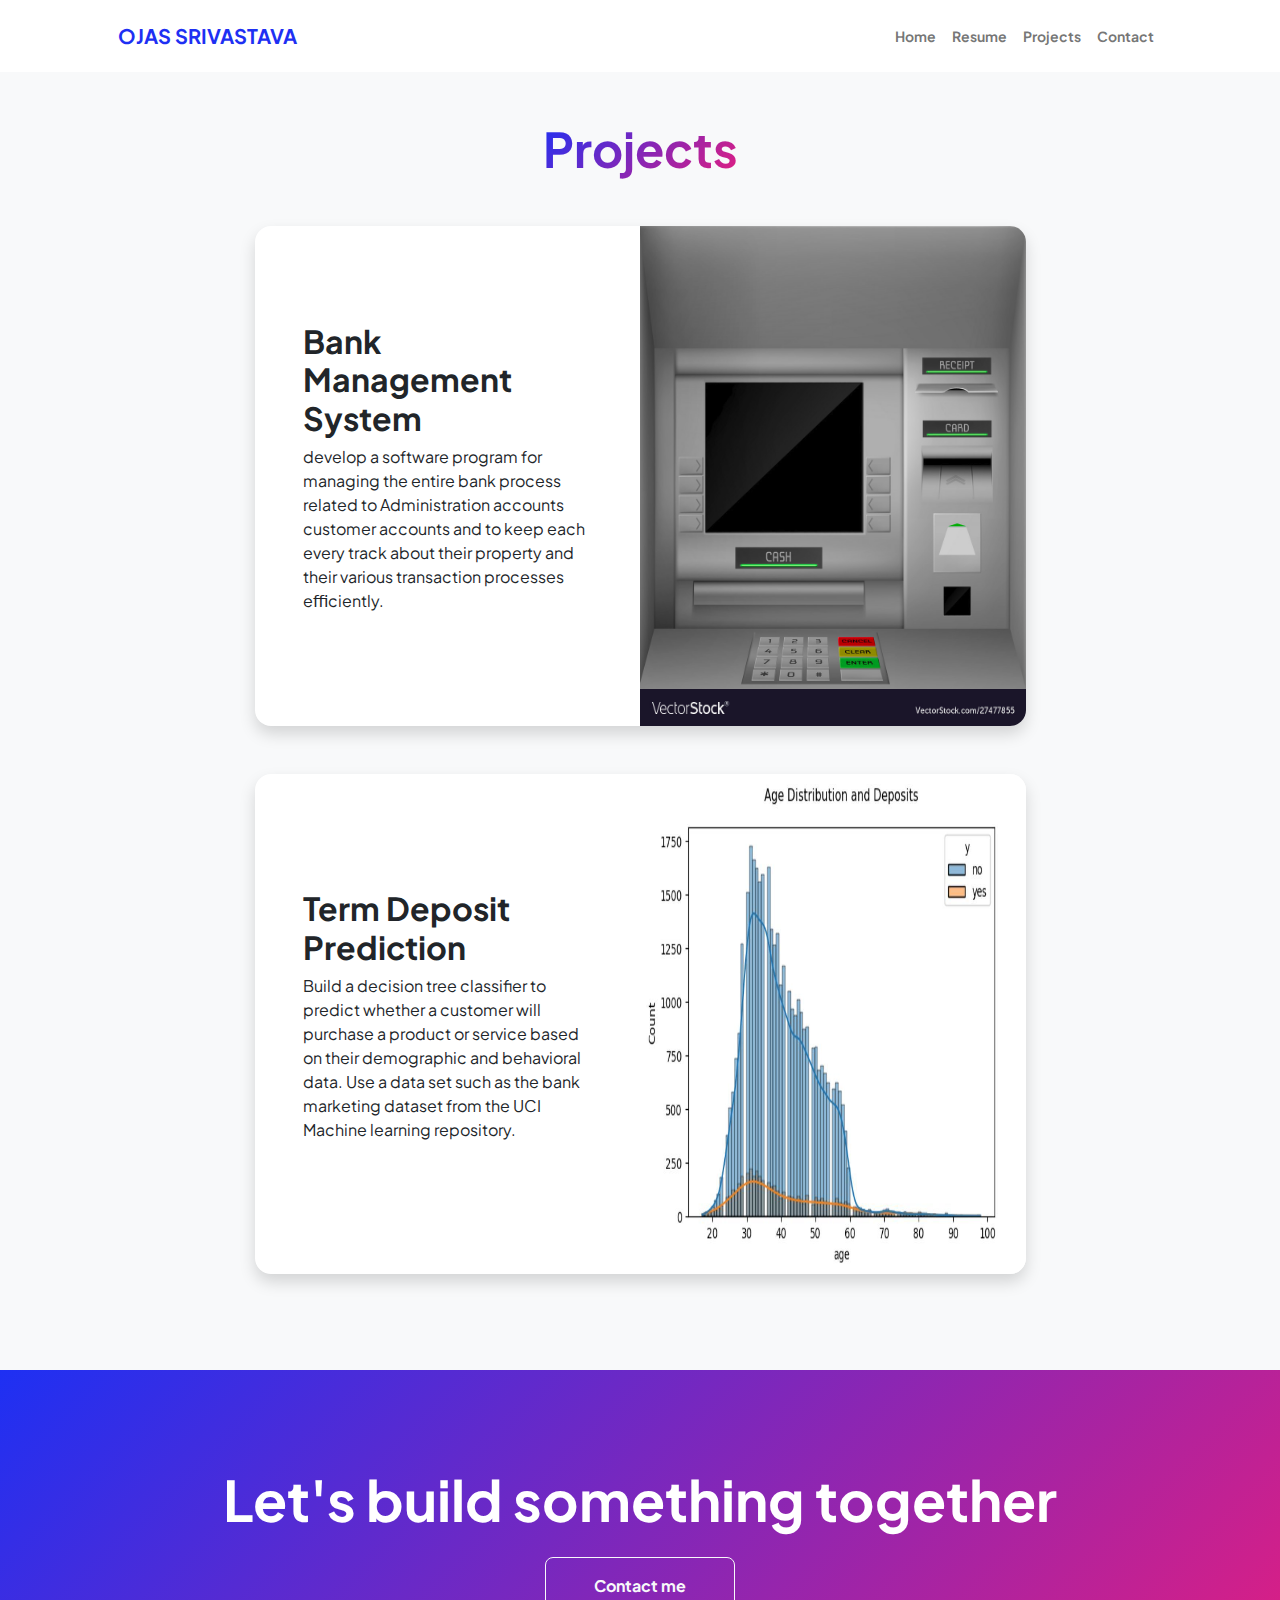
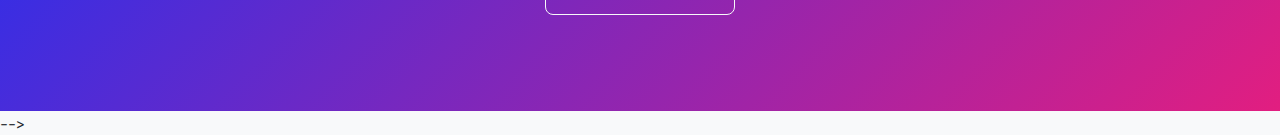
<file: projects.html>
<!DOCTYPE html>
<html lang="en">
    <head>
        <meta charset="utf-8" />
        <meta name="viewport" content="width=device-width, initial-scale=1, shrink-to-fit=no" />
        <meta name="description" content="" />
        <meta name="author" content="" />
        <title>Projects</title>
        <!-- Favicon-->

        <link rel="icon" type="image/x-icon" href="./assets/Screenshot 2024-05-06 235901.png" />        <!-- Custom Google font-->
        <link rel="preconnect" href="https://fonts.googleapis.com" />
        <link rel="preconnect" href="https://fonts.gstatic.com" crossorigin />
        <link href="https://fonts.googleapis.com/css2?family=Plus+Jakarta+Sans:wght@100;200;300;400;500;600;700;800;900&amp;display=swap" rel="stylesheet" />
        <!-- Bootstrap icons-->
        <link href="https://cdn.jsdelivr.net/npm/bootstrap-icons@1.8.1/font/bootstrap-icons.css" rel="stylesheet" />
        <!-- Core theme CSS (includes Bootstrap)-->
        <link href="css/styles.css" rel="stylesheet" />
    </head>
    <body class="d-flex flex-column h-100 bg-light">
        <main class="flex-shrink-0">
            <!-- Navigation-->
            <nav class="navbar navbar-expand-lg navbar-light bg-white py-3">
                <div class="container px-5">
                    <a class="navbar-brand" href="index.html"><span class="fw-bolder text-primary">OJAS SRIVASTAVA</span></a>
                    <button class="navbar-toggler" type="button" data-bs-toggle="collapse" data-bs-target="#navbarSupportedContent" aria-controls="navbarSupportedContent" aria-expanded="false" aria-label="Toggle navigation"><span class="navbar-toggler-icon"></span></button>
                    <div class="collapse navbar-collapse" id="navbarSupportedContent">
                        <ul class="navbar-nav ms-auto mb-2 mb-lg-0 small fw-bolder">
                            <li class="nav-item"><a class="nav-link" href="index.html">Home</a></li>
                            <li class="nav-item"><a class="nav-link" href="resume.html">Resume</a></li>
                            <li class="nav-item"><a class="nav-link" href="projects.html">Projects</a></li>
                            <li class="nav-item"><a class="nav-link" href="contact.html">Contact</a></li>
                        </ul>
                    </div>
                </div>
            </nav>
            <!-- Projects Section-->
            <section class="py-5">
                <div class="container px-5 mb-5">
                    <div class="text-center mb-5">
                        <h1 class="display-5 fw-bolder mb-0"><span class="text-gradient d-inline">Projects</span></h1>
                    </div>
                    <div class="row gx-5 justify-content-center">
                        <div class="col-lg-11 col-xl-9 col-xxl-8">
                            <!-- Project Card 1-->
                            <div class="card overflow-hidden shadow rounded-4 border-0 mb-5">
                                <div class="card-body p-0">
                                    <div class="d-flex align-items-center">
                                        <div class="p-5">
                                            <h2 class="fw-bolder">Bank Management System</h2>
                                            <p>develop a software program for managing the entire bank process related to Administration
                                                accounts customer accounts and to keep each every track about their property and their various
                                                transaction processes eﬃciently.</p>
                                        </div>
                                        <img class="img-fluid" src="./assets/Pasted image.png" alt="..." />
                                    </div>
                                </div>
                            </div>
                            <!-- Project Card 2-->
                            <div class="card overflow-hidden shadow rounded-4 border-0">
                                <div class="card-body p-0">
                                    <div class="d-flex align-items-center">
                                        <div class="p-5">
                                            <h2 class="fw-bolder">Term Deposit Prediction</h2>
                                            <p>Build a decision tree classiﬁer to predict whether a customer will purchase a product or service
                                                based on their demographic and behavioral data. Use a data set such as the bank marketing
                                                dataset from the UCI Machine learning repository.</p>
                                        </div>
                                        <img class="img-fluid" src="./assets/1704303934327.jpeg" alt="..." />
                                    </div>
                                </div>
                            </div>
                        </div>
                    </div>
                </div>
            </section>
            <!-- Call to action section-->
            <section class="py-5 bg-gradient-primary-to-secondary text-white">
                <div class="container px-5 my-5">
                    <div class="text-center">
                        <h2 class="display-4 fw-bolder mb-4">Let's build something together</h2>
                        <a class="btn btn-outline-light btn-lg px-5 py-3 fs-6 fw-bolder" href="contact.html">Contact me</a>
                    </div>
                </div>
            </section>
        </main>
        <!-- Footer-->
        <!-- <footer class="bg-white py-4 mt-auto">
            <!-- <div class="container px-5">
                <div class="row align-items-center justify-content-between flex-column flex-sm-row">
                    <div class="col-auto"><div class="small m-0">Copyright &copy; Your Website 2023</div></div>
                    <div class="col-auto">
                        <a class="small" href="#!">Privacy</a>
                        <span class="mx-1">&middot;</span>
                        <a class="small" href="#!">Terms</a>
                        <span class="mx-1">&middot;</span>
                        <a class="small" href="#!">Contact</a>
                    </div>
                </div>
            </div> -->
        </footer> -->
        <!-- Bootstrap core JS-->
        <script src="https://cdn.jsdelivr.net/npm/bootstrap@5.2.3/dist/js/bootstrap.bundle.min.js"></script>
        <!-- Core theme JS-->
        <script src="js/scripts.js"></script>
    </body>
</html>
</file>
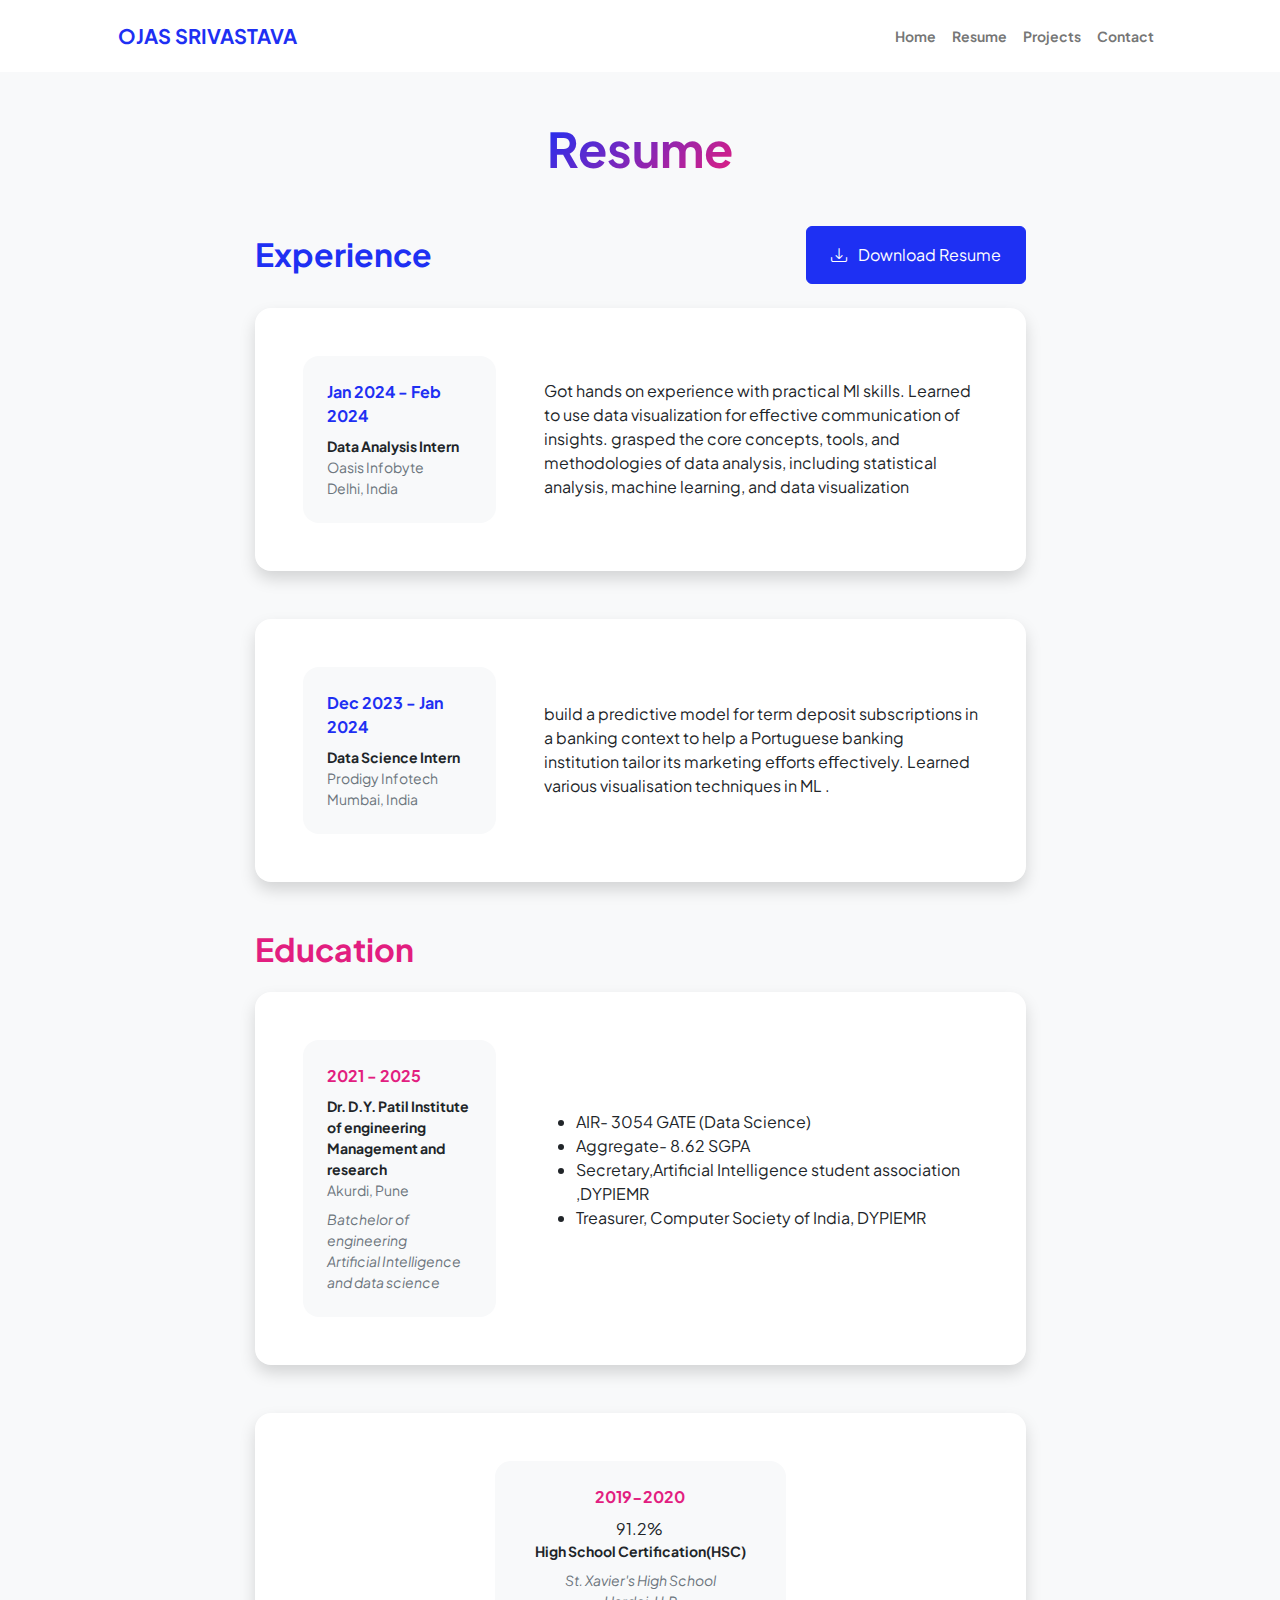
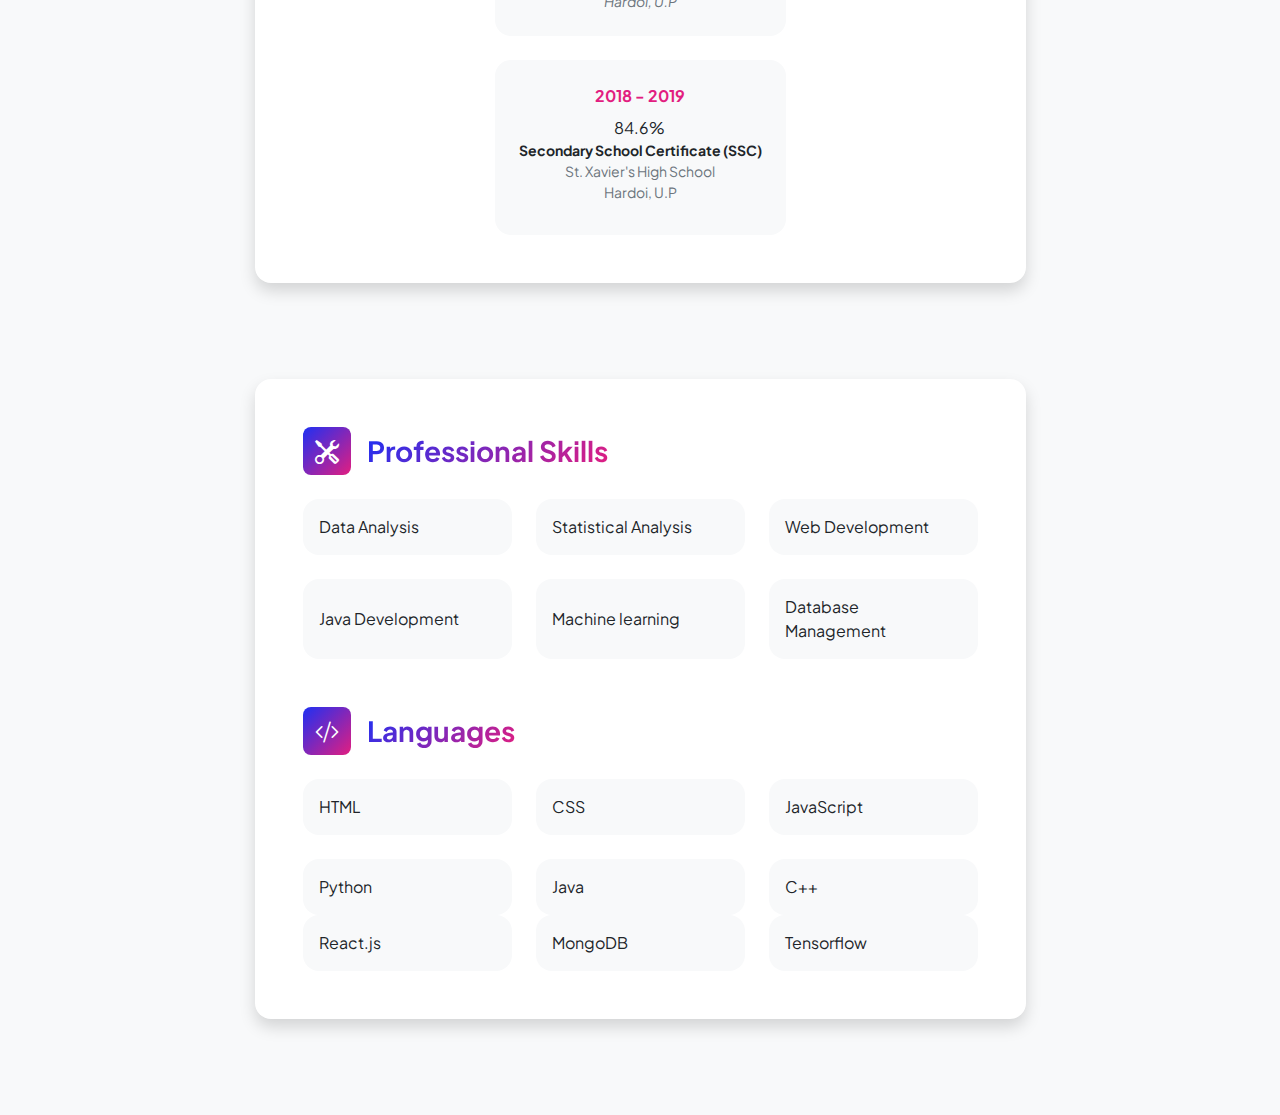
<file: resume.html>
<!DOCTYPE html>
<html lang="en">
    <head>
        <meta charset="utf-8" />
        <meta name="viewport" content="width=device-width, initial-scale=1, shrink-to-fit=no" />
        <meta name="description" content="" />
        <meta name="author" content="" />
        <title>Ojas's Portfolio</title>
        <!-- Favicon-->

        <link rel="icon" type="image/x-icon" href="./assets/Screenshot 2024-05-06 235901.png" />
                <!-- Custom Google font-->
        <link rel="preconnect" href="https://fonts.googleapis.com" />
        <link rel="preconnect" href="https://fonts.gstatic.com" crossorigin />
        <link href="https://fonts.googleapis.com/css2?family=Plus+Jakarta+Sans:wght@100;200;300;400;500;600;700;800;900&amp;display=swap" rel="stylesheet" />
        <!-- Bootstrap icons-->
        <link href="https://cdn.jsdelivr.net/npm/bootstrap-icons@1.8.1/font/bootstrap-icons.css" rel="stylesheet" />
        <!-- Core theme CSS (includes Bootstrap)-->
        <link href="css/styles.css" rel="stylesheet" />
    </head>
    <body class="d-flex flex-column h-100 bg-light">
        <main class="flex-shrink-0">
            <!-- Navigation-->
            <nav class="navbar navbar-expand-lg navbar-light bg-white py-3">
                <div class="container px-5">
                    <a class="navbar-brand" href="index.html"><span class="fw-bolder text-primary">OJAS SRIVASTAVA</span></a>
                    <button class="navbar-toggler" type="button" data-bs-toggle="collapse" data-bs-target="#navbarSupportedContent" aria-controls="navbarSupportedContent" aria-expanded="false" aria-label="Toggle navigation"><span class="navbar-toggler-icon"></span></button>
                    <div class="collapse navbar-collapse" id="navbarSupportedContent">
                        <ul class="navbar-nav ms-auto mb-2 mb-lg-0 small fw-bolder">
                            <li class="nav-item"><a class="nav-link" href="index.html">Home</a></li>
                            <li class="nav-item"><a class="nav-link" href="resume.html">Resume</a></li>
                            <li class="nav-item"><a class="nav-link" href="projects.html">Projects</a></li>
                            <li class="nav-item"><a class="nav-link" href="contact.html">Contact</a></li>
                        </ul>
                    </div>
                </div>
            </nav>
            <!-- Page Content-->
            <div class="container px-5 my-5">
                <div class="text-center mb-5">
                    <h1 class="display-5 fw-bolder mb-0"><span class="text-gradient d-inline">Resume</span></h1>
                </div>
                <div class="row gx-5 justify-content-center">
                    <div class="col-lg-11 col-xl-9 col-xxl-8">
                        <!-- Experience Section-->
                        <section>
                            <div class="d-flex align-items-center justify-content-between mb-4">
                                <h2 class="text-primary fw-bolder mb-0">Experience</h2>
                                <!-- Download resume button-->
                                <!-- Note: Set the link href target to a PDF file within your project-->
                                <a class="btn btn-primary px-4 py-3" href="https://drive.google.com/file/d/1Iw0LkFbqshp6ST0FHFz-_8TH20D0BbpS/view?usp=sharing">
                                    <div class="d-inline-block bi bi-download me-2"></div>
                                    Download Resume
                                </a>
                            </div>
                            <!-- Experience Card 1-->
                            <div class="card shadow border-0 rounded-4 mb-5">
                                <div class="card-body p-5">
                                    <div class="row align-items-center gx-5">
                                        <div class="col text-center text-lg-start mb-4 mb-lg-0">
                                            <div class="bg-light p-4 rounded-4">
                                                <div class="text-primary fw-bolder mb-2">Jan 2024 - Feb 2024</div>
                                                <div class="small fw-bolder">Data Analysis Intern</div>
                                                <div class="small text-muted">Oasis Infobyte</div>
                                                <div class="small text-muted">Delhi, India</div>
                                            </div>
                                        </div>
                                        <div class="col-lg-8"><div>Got hands on experience with practical Ml skills.
                                             Learned to use data visualization for eﬀective communication of insights.
                                            grasped the core concepts, tools, and methodologies of data analysis, including statistical
                                            analysis, machine learning, and data visualization</div></div>
                                    </div>
                                </div>
                            </div>
                            <!-- Experience Card 2-->
                            <div class="card shadow border-0 rounded-4 mb-5">
                                <div class="card-body p-5">
                                    <div class="row align-items-center gx-5">
                                        <div class="col text-center text-lg-start mb-4 mb-lg-0">
                                            <div class="bg-light p-4 rounded-4">
                                                <div class="text-primary fw-bolder mb-2">Dec 2023 - Jan 2024</div>
                                                <div class="small fw-bolder">Data Science Intern</div>
                                                <div class="small text-muted">Prodigy Infotech</div>
                                                <div class="small text-muted">Mumbai, India</div>
                                            </div>
                                        </div>
                                        <div class="col-lg-8"><div>build a predictive model for term deposit subscriptions in a banking context to help a Portuguese
                                            banking institution tailor its marketing eﬀorts eﬀectively.
                                             Learned various visualisation techniques in ML .</div></div>
                                    </div>
                                </div>
                            </div>
                        </section>
                        <!-- Education Section-->
                        <section>
                            <h2 class="text-secondary fw-bolder mb-4">Education</h2>
                            <!-- Education Card 1-->
                            <div class="card shadow border-0 rounded-4 mb-5">
                                <div class="card-body p-5">
                                    <div class="row align-items-center gx-5">
                                        <div class="col text-center text-lg-start mb-4 mb-lg-0">
                                            <div class="bg-light p-4 rounded-4">
                                                <div class="text-secondary fw-bolder mb-2">2021 - 2025</div>
                                                <div class="mb-2">
                                                    <div class="small fw-bolder">Dr. D.Y. Patil Institute of engineering Management and research</div>
                                                    <div class="small text-muted">Akurdi, Pune</div>
                                                </div>
                                                <div class="fst-italic">
                                                    <div class="small text-muted">Batchelor of engineering</div>
                                                    <div class="small text-muted">Artificial Intelligence and data science </div>
                                                </div>
                                            </div>
                                        </div>
                                        <div class="col-lg-8"><div>
                                            <ul>
                                                <li>AIR- 3054 GATE (Data Science)</li>
                                                <li>Aggregate- 8.62 SGPA</li>
                                                <li> Secretary,Artificial Intelligence student association ,DYPIEMR</li>
                                                <li>Treasurer, Computer Society of India, DYPIEMR</li>
                                            </ul>
                                           
                                        </div></div>
                                    </div>
                                </div>
                            </div>
                            <!-- Education Card 2-->
                            <div class="card shadow border-0 rounded-4 mb-5">
                                <div class="card-body p-5">
                                    <div class="row align-items-center gx-5">
                                        <div class="col d-flex justify-content-center align-items-center">
                                            <div>
                                                <div class="bg-light p-4 rounded-4 mb-4">
                                                    <div class="text-secondary fw-bolder mb-2 text-center">2019-2020</div>
                                                    <div class="mb-2 text-center">
                                                        <div class="col-lg-8 mx-auto">
                                                            <div>91.2%</div>
                                                        </div>
                                                        <div class="small fw-bolder">High School Certification(HSC)</div>
                                                    </div>
                                                    <div class="fst-italic text-center">
                                                        <div class="small text-muted">St. Xavier's High School</div>
                                                        <div class="small text-muted">Hardoi, U.P</div>
                                                    </div>
                                                </div>
                                                <div class="bg-light p-4 rounded-4">
                                                    <div class="text-secondary fw-bolder mb-2 text-center">2018 - 2019</div>
                                                    <div class="mb-2 text-center">
                                                        <div class="col-lg-8 mx-auto">
                                                            <div>84.6%</div>
                                                        </div>
                                                        <div class="small fw-bolder">Secondary School Certificate (SSC)</div>
                                                        <div class="small text-muted">St. Xavier's High School</div>
                                                        <div class="small text-muted">Hardoi, U.P</div>
                                                    </div>
                                                </div>
                                            </div>
                                        </div>
                                    </div>
                                </div>
                            </div>
                            
                        </section>
                        <!-- Divider-->
                        <div class="pb-5"></div>
                        <!-- Skills Section-->
                        <section>
                            <!-- Skillset Card-->
                            <div class="card shadow border-0 rounded-4 mb-5">
                                <div class="card-body p-5">
                                    <!-- Professional skills list-->
                                    <div class="mb-5">
                                        <div class="d-flex align-items-center mb-4">
                                            <div class="feature bg-primary bg-gradient-primary-to-secondary text-white rounded-3 me-3"><i class="bi bi-tools"></i></div>
                                            <h3 class="fw-bolder mb-0"><span class="text-gradient d-inline">Professional Skills</span></h3>
                                        </div>
                                        <div class="row row-cols-1 row-cols-md-3 mb-4">
                                            <div class="col mb-4 mb-md-0"><div class="d-flex align-items-center bg-light rounded-4 p-3 h-100">Data Analysis</div></div>
                                            <div class="col mb-4 mb-md-0"><div class="d-flex align-items-center bg-light rounded-4 p-3 h-100">Statistical Analysis</div></div>
                                            <div class="col"><div class="d-flex align-items-center bg-light rounded-4 p-3 h-100">Web Development</div></div>
                                        </div>
                                        <div class="row row-cols-1 row-cols-md-3">
                                            <div class="col mb-4 mb-md-0"><div class="d-flex align-items-center bg-light rounded-4 p-3 h-100">Java Development</div></div>
                                            <div class="col mb-4 mb-md-0"><div class="d-flex align-items-center bg-light rounded-4 p-3 h-100">Machine learning</div></div>
                                            <div class="col"><div class="d-flex align-items-center bg-light rounded-4 p-3 h-100">Database Management</div></div>
                                        </div>
                                    </div>
                                    <!-- Languages list-->
                                    <div class="mb-0">
                                        <div class="d-flex align-items-center mb-4">
                                            <div class="feature bg-primary bg-gradient-primary-to-secondary text-white rounded-3 me-3"><i class="bi bi-code-slash"></i></div>
                                            <h3 class="fw-bolder mb-0"><span class="text-gradient d-inline">Languages</span></h3>
                                        </div>
                                        <div class="row row-cols-1 row-cols-md-3 mb-4">
                                            <div class="col mb-4 mb-md-0"><div class="d-flex align-items-center bg-light rounded-4 p-3 h-100">HTML</div></div>
                                            <div class="col mb-4 mb-md-0"><div class="d-flex align-items-center bg-light rounded-4 p-3 h-100">CSS</div></div>
                                            <div class="col"><div class="d-flex align-items-center bg-light rounded-4 p-3 h-100">JavaScript</div></div>
                                        </div>
                                        <div class="row row-cols-1 row-cols-md-3">
                                            <div class="col mb-4 mb-md-0"><div class="d-flex align-items-center bg-light rounded-4 p-3 h-100">Python</div></div>
                                            <div class="col mb-4 mb-md-0"><div class="d-flex align-items-center bg-light rounded-4 p-3 h-100">Java</div></div>
                                            <div class="col"><div class="d-flex align-items-center bg-light rounded-4 p-3 h-100">C++</div></div>
                                            <div class="col"><div class="d-flex align-items-center bg-light rounded-4 p-3 h-100">React.js</div></div>
                                            <div class="col"><div class="d-flex align-items-center bg-light rounded-4 p-3 h-100">MongoDB</div></div>
                                            <div class="col"><div class="d-flex align-items-center bg-light rounded-4 p-3 h-100">Tensorflow</div></div>
                                        </div>
                                        <div class="row row-cols-1 row-cols-md-3">
                                            
                                        </div>
                                    </div>
                                </div>
                            </div>
                        </section>
                    </div>
                </div>
            </div>
        </main>
        <!-- Footer-->
        <!-- <footer class="bg-white py-4 mt-auto">
            <div class="container px-5">
                <div class="row align-items-center justify-content-between flex-column flex-sm-row">
                    <div class="col-auto"><div class="small m-0">Copyright &copy; Your Website 2023</div></div>
                    <div class="col-auto">
                        <a class="small" href="#!">Privacy</a>
                        <span class="mx-1">&middot;</span>
                        <a class="small" href="#!">Terms</a>
                        <span class="mx-1">&middot;</span>
                        <a class="small" href="#!">Contact</a>
                    </div>
                </div>
            </div>
        </footer> -->
        <!-- Bootstrap core JS-->
        <script src="https://cdn.jsdelivr.net/npm/bootstrap@5.2.3/dist/js/bootstrap.bundle.min.js"></script>
        <!-- Core theme JS-->
        <script src="js/scripts.js"></script>
    </body>
</html>
</file>
